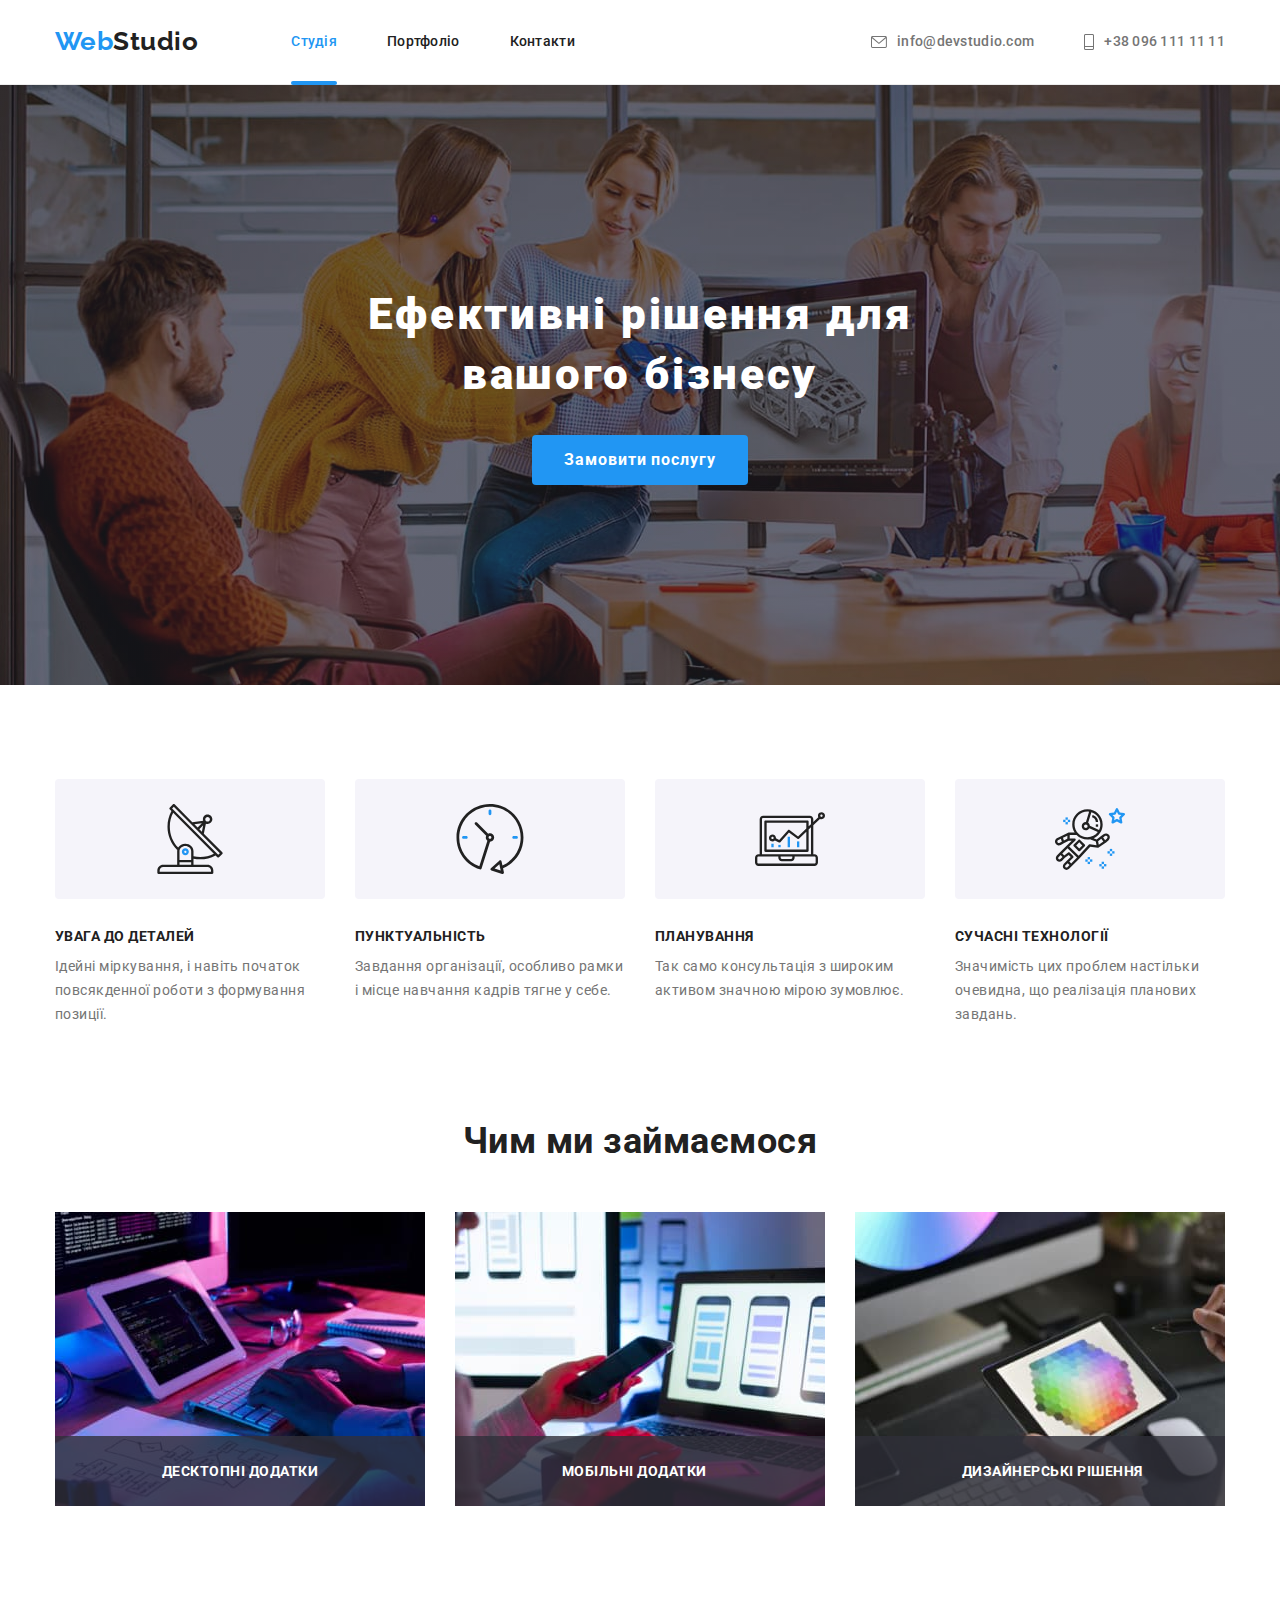
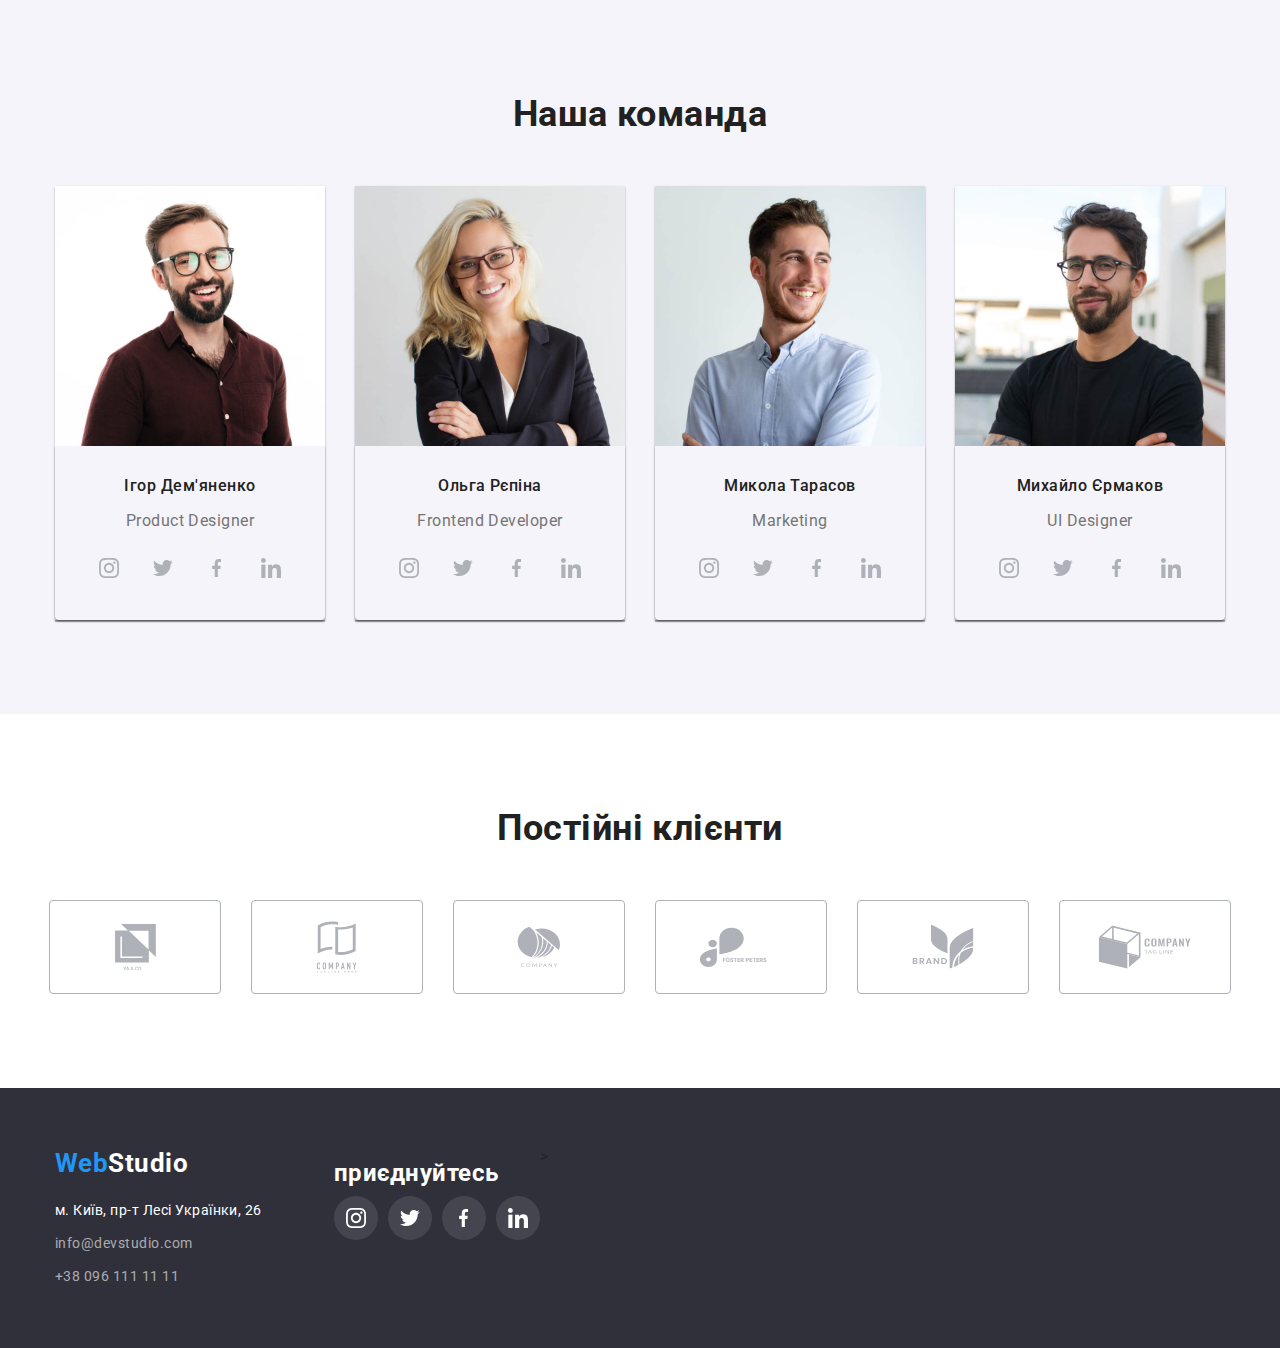
<file: index.html>
<!DOCTYPE html>
<html lang="uk">
  <head>
    <meta charset="UTF-8" />
    <meta http-equiv="X-UA-Compatible" content="IE=edge" />
    <meta name="viewport" content="width=device-width, initial-scale=1.0" />
    <title>Index</title>
    <link
      href="https://fonts.googleapis.com/css2?family=Raleway:wght@700&family=Roboto:wght@400;500;700;900&display=swap"
      rel="stylesheet"
    />
    <link rel="stylesheet" href="https://cdnjs.cloudflare.com/ajax/libs/modern-normalize/1.1.0/modern-normalize.min.css">
    <link rel="stylesheet" href="./css/style.css" />
  </head>
  <body>
  
    
    
    <header class="site-header">
      <div class="container main-menu">
            <nav>
        <!-- Роздiл Навигацiя сайту-->
        <ul class="navigat set">
          <li class="li-logo-main">
            <a href="#" class="logo-main" lang="en"
              ><span class="navigat-logo">Web</span>Studio</a
            >
          </li>
          
          <li class="li-studio"><a href="./index.html" class="studio current">Студія</a></li>
          <li class="li-portfolio">
            <a href="./portfolio.html" class="portfolio pointing">Портфоліо</a>
          </li>
          <li class="li-contact"><a href="#" class="navigat-contact pointing">Контакти</a></li>
        
        </ul>
      </nav>
    
      <!-- Роздiл авторизацiя -->
      <ul class="auth set">
        <li class="li-email">
         
          <a href="mailto:info@devstudio.com" class="auth-email pointing" lang="en"
            > <svg class="icon-email" width="16" height="12"><use href="./img/sprite-icon.svg#icon-email"></use></svg><span>info@devstudio.com</span></a
          >
        </li>
        <li class="li-phone ">
          <a href="tel:+38961111111" class="auth-tel pointing"><svg class="icon-phone" width="10" height="16"><use href="./img/sprite-icon.svg#icon-phone"></use></svg><span>+38 096 111 11 11</span></a>
        </li>
      
      </ul>
    
    </div>
    </header>

    <main>
      <!-- Роздiл герой -->
      
      <section class="hero">
        <div class="container-hero">
        <h1 class="hero-title">Ефективні рішення для <br> вашого бізнесу</h1>
        <button type="button" class="hero-button" data-modal-open>Замовити послугу</button>
      
      </section>
    

      <!-- Роздiл Наші переваги features-->
      
      <section class="features">
        
        <div class="container ">
           <!-- <h2 class="features-title">Наші переваги</h2> скрытый заголовок -->

           
          <ul class="ul-features">
          
          <li class="features-item"><div class="features-block"><svg class="features-icon" height="70" width="70"><use href="./img/sprite-icon.svg#icon-radar"></use></svg></div><h3 class="features-title">УВАГА ДО ДЕТАЛЕЙ</h3>
            <p class="features-text">
              Ідейні міркування, i навіть початок повсякденної роботи з формування
              позиції.
            </p></li>
          <li class="features-item"><div class="features-block"><svg class="features-icon" height="70" width="70"><use href="./img/sprite-icon.svg#icon-clock"></use></svg></div><h3 class="features-title">ПУНКТУАЛЬНІСТЬ</h3>
            <p class="features-text">
              Завдання організації, особливо рамки i місце навчання кадрів тягне у
              себе.
            </p></li>
          <li class="features-item"><div class="features-block"><svg class="features-icon" height="70" width="70"><use href="./img/sprite-icon.svg#icon-laptop"></use></svg></div><h3 class="features-title">ПЛАНУВАННЯ</h3>
            <p class="features-text">
              Так само консультація з широким активом значною мірою зумовлює.
            </p></li>
          <li class="features-item"><div class="features-block"><svg class="features-icon" height="70" width="70"><use href="./img/sprite-icon.svg#icon-astronaut"></use></svg></div><h3 class="features-title">СУЧАСНІ ТЕХНОЛОГІЇ</h3>
            <p class="features-text">
              Значимість цих проблем настільки очевидна, що реалізація планових
              завдань.
            </p></li>
       
          </ul>
       
          <!-- Overlay backdrop серый фон-->

        
        <div class="backdrop is-hidden" data-modal>
          
          <div class="modal"><button class="button-modal" data-modal-close >
            
        <!-- <img class="button-modal"
        src="./img/close.png"
        alt="X"
        width="30"
        height="30"/> -->
      </button></div>
      </div>
        
        
        
    </div> 
     
      </section>
    
      <!-- Роздiл Чим ми займаємося about.-->
      
      <section class="about">
        <div class="container ">
        <h2 class="about-title">Чим ми займаємося</h2>
        <div class="adflex">

        <div class="about-img">
        <img class="about-picture"
          src="./img/img1a.jpg"
          alt="Desktop-image"
          width="370"
          height="294"/>
        <div class="about-overlay"></div>
        <h2 class="about-description">ДЕСКТОПНI ДОДАТКИ</h2>
        </div>
        
        
        <div class="about-img">
        <img class="about-picture" src="./img/img2a.jpg" alt="mobil-image" width="370" height="294" />
        <div class="about-overlay"></div>
        <h2 class="about-description">МОБIЛЬНI ДОДАТКИ</h2>
      </div>


        <div class="about-img">
        <img class="about-picture"
          src="./img/img3a.jpg"
          alt="tablet-image"
          width="370"
          height="294"
                  />
                  <div class="about-overlay"></div>
                  <h2 class="about-description">ДИЗАЙНЕРСЬКI РIШЕННЯ</h2>       
      </div>
      </div>
      </div>
      </section>
   
      <!-- Роздiл Наша команда team-->
      
      <section class="team">
        <div class="container">
        <h2 class="team-title">Наша команда</h2>

        <ul class="adflex">
          <li class="team-list set">
            <img class="team-imges"
              src="./img/photo_Product_Designer.jpg"
              alt="img_product_designer"
              width="270"
              height="260"
            />
            <div class="about-employees">
            <h3 class="team-name">Ігор Дем'яненко</h3>
            <p lang="en" class="team-position">Product Designer</p>
            <ul class="social-icons set">
              <li class="social-item"><a href="" class="social-link">
                <svg class="social-icon" width="20" height="20" >
                <use href="./img/sprite-icon.svg#icon-instagram"></use>
              </svg>
              </a></li>

              <li class="social-item"><a href="" class="social-link">
                <svg class="social-icon" width="20" heigh="16.25">
                <use href="./img/sprite-icon.svg#icon-twitter"></use>
                </svg></a></li>

              <li class="social-item"><a href="" class="social-link">
                <svg class="social-icon" width="10" height="20">
                  <use href="./img/sprite-icon.svg#icon-facebook"></use>
                  </svg>
              </a></li>

              <li class="social-item"><a href="" class="social-link">
                <svg class="social-icon" width="20" height="20">
                  <use href="./img/sprite-icon.svg#icon-linkedin"></use>
                  </svg>
              </a></li></ul>
          </div>
          </li>

          <li class="team-list set">
            <img class="team-imges"
              src="./img/frontend.jpg"
              alt="img_frontend"
              width="270"
              height="260"
            />
            <div class="about-employees">
            <h3 class="team-name">Ольга Рєпіна</h3>
            <p lang="en" class="team-position">Frontend Developer</p>
            <ul class="social-icons set">

              <li class="social-item"><a href="" class="social-link">
                <svg class="social-icon" width="20" height="20" >
                <use href="./img/sprite-icon.svg#icon-instagram"></use>
              </svg>
              </a></li>

              <li class="social-item"><a href="" class="social-link">
                <svg class="social-icon" width="20" heigh="16.25">
                <use href="./img/sprite-icon.svg#icon-twitter"></use>
                </svg></a></li>

                <li class="social-item"><a href="" class="social-link">
                  <svg class="social-icon" width="10" height="20">
                    <use href="./img/sprite-icon.svg#icon-facebook"></use>
                    </svg>
                </a></li>

                <li class="social-item"><a href="" class="social-link">
                  <svg class="social-icon" width="20" height="20">
                    <use href="./img/sprite-icon.svg#icon-linkedin"></use>
                    </svg>

              </a></li></ul>
          </div>
          </li>

          <li class="team-list set">
            <img class="team-imges"
              src="./img/marketing.jpg"
              alt="img_marketing"
              width="270"
              height="260"
            />
            <div class="about-employees">
            <h3 class="team-name">Микола Тарасов</h3>
            <p lang="en" class="team-position">Marketing</p>
            <ul class="social-icons set">
              <li class="social-item"><a href="" class="social-link">
                <svg class="social-icon" width="20" height="20" >
                <use href="./img/sprite-icon.svg#icon-instagram"></use>
              </svg>
              </a></li>

              <li class="social-item"><a href="" class="social-link">
                <svg class="social-icon" width="20" heigh="16.25">
                <use href="./img/sprite-icon.svg#icon-twitter"></use>
                </svg></a></li>

                <li class="social-item"><a href="" class="social-link">
                  <svg class="social-icon" width="10" height="20">
                    <use href="./img/sprite-icon.svg#icon-facebook"></use>
                    </svg>
                </a></li>

                <li class="social-item"><a href="" class="social-link">
                  <svg class="social-icon" width="20" height="20">
                    <use href="./img/sprite-icon.svg#icon-linkedin"></use>
                    </svg>
              </a></li></ul>
          </div>
          </li>

          <li class="team-list set">
            <img class="team-imges"
              src="./img/ui_designer.jpg"
              alt="ui_designer"
              width="270"
              height="260"
            />
            <div class="about-employees">
            <h3 class="team-name">Михайло Єрмаков</h3>
            <p lang="en" class="team-position">UI Designer</p>
            <ul class="social-icons set">
              <li class="social-item"><a href="" class="social-link">
                <svg class="social-icon" width="20" height="20" >
                <use href="./img/sprite-icon.svg#icon-instagram"></use>
              </svg>
              </a></li>

              <li class="social-item"><a href="" class="social-link">
                <svg class="social-icon" width="20" heigh="16.25">
                <use href="./img/sprite-icon.svg#icon-twitter"></use>
                </svg></a></li>

                <li class="social-item"><a href="" class="social-link">
                  <svg class="social-icon" width="10" height="20">
                    <use href="./img/sprite-icon.svg#icon-facebook"></use>
                    </svg>
                </a></li>

                <li class="social-item"><a href="" class="social-link">
                  <svg class="social-icon" width="20" height="20">
                    <use href="./img/sprite-icon.svg#icon-linkedin"></use>
                    </svg>
              </a></li></ul>
          </div>
          </li>
        </ul>
      </div>
      </section>
    
      <!-- Постійні клієнти -->

      <section class="clients">
        <div class="container">
         <h2 class="title-clients">Постійні клієнти</h2>
        <ul class="ul-clients"> 
          <li class="item-clients"><a href="" class="link-clients"><svg class="client-icon" width="41" height="46.7">
            <use href="./img/sprite-icon.svg#icon-company1"></use>
          </svg></a></li>
          <li class="item-clients"><a href="" class="link-clients"><svg class="client-icon" width="40" height="52"><use href="./img/sprite-icon.svg#icon-company2"></use></svg></a></li>
          <li class="item-clients"><a href="" class="link-clients"><svg class="client-icon" width="43.46" height="41.18"><use href="./img/sprite-icon.svg#icon-company3"></use></svg></a></li>
          <li class="item-clients"><a href="" class="link-clients"><svg class="client-icon" width="84.44" height="40.62"><use href="./img/sprite-icon.svg#icon-company4"></use></svg></a></li>
          <li class="item-clients"><a href="" class="link-clients"><svg class="client-icon" width="62.54" height="45.43"><use href="./img/sprite-icon.svg#icon-company5"></use></svg></a></li>
          <li class="item-clients"><a href="" class="link-clients"><svg class="client-icon" width="93.79" height="43.93"><use href="./img/sprite-icon.svg#icon-company6"></use></svg></a></li>
        </ul>
        
        
        </div>
                      </section>

                   
    </main>
    <!-- Підвал сайту -->
   
    <footer class="web-foot">
      <div class="container">
        <div class="adflex">
        <div class="footer-contacts">
      <a href="#" class="foot-link" lang="en"><span class="foot-logo">Web</span>Studio</a>
      
      <address>
        
        <ul class="foot-list set">
          <li class="li-foot-adress">
            <a href="https://goo.gl/maps/G1m2EjYJUnUHCnpP9" class="foot-adress"
              >м. Київ, пр-т Лесі Українки, 26</a
            >
          </li>
          <li class="li-foot-email">
            <a href="mailto:info@devstudio.com"  class="foot-email" lang="en"
              >
              info@devstudio.com</a
            >
          </li>
          <li>
            <a href="tel:+38961111111" class="foot-phone">+38 096 111 11 11</a>
          </li>
        </ul>
      </address>
    </div>
      <div class="foot-social-links">
      <h2 class="foot-title">приєднуйтесь</h2>
      <ul class="foot-social-icons set">
        <li class="foot-social-item"><a href="" class="foot-social-link">
          <svg class="foot-social-icon" width="20" height="20" >
          <use href="./img/sprite-icon.svg#icon-instagram"></use>
        </svg>
        </a></li>

        <li class="foot-social-item"><a href="" class="foot-social-link">
          <svg class="foot-social-icon" width="20" heigh="16.25">
          <use href="./img/sprite-icon.svg#icon-twitter"></use>
          </svg></a></li>

          <li class="foot-social-item"><a href="" class="foot-social-link">
            <svg class="foot-social-icon" width="10" height="20">
              <use href="./img/sprite-icon.svg#icon-facebook"></use>
              </svg>
          </a></li>

          <li class="foot-social-item"><a href="" class="foot-social-link">
            <svg class="foot-social-icon" width="20" height="20">
              <use href="./img/sprite-icon.svg#icon-linkedin"></use>
              </svg>

        </a></li></ul></div>></div></div>
    
    </footer>
    <script src="./js/modal.js"></script>
  </body>
</html>
</file>
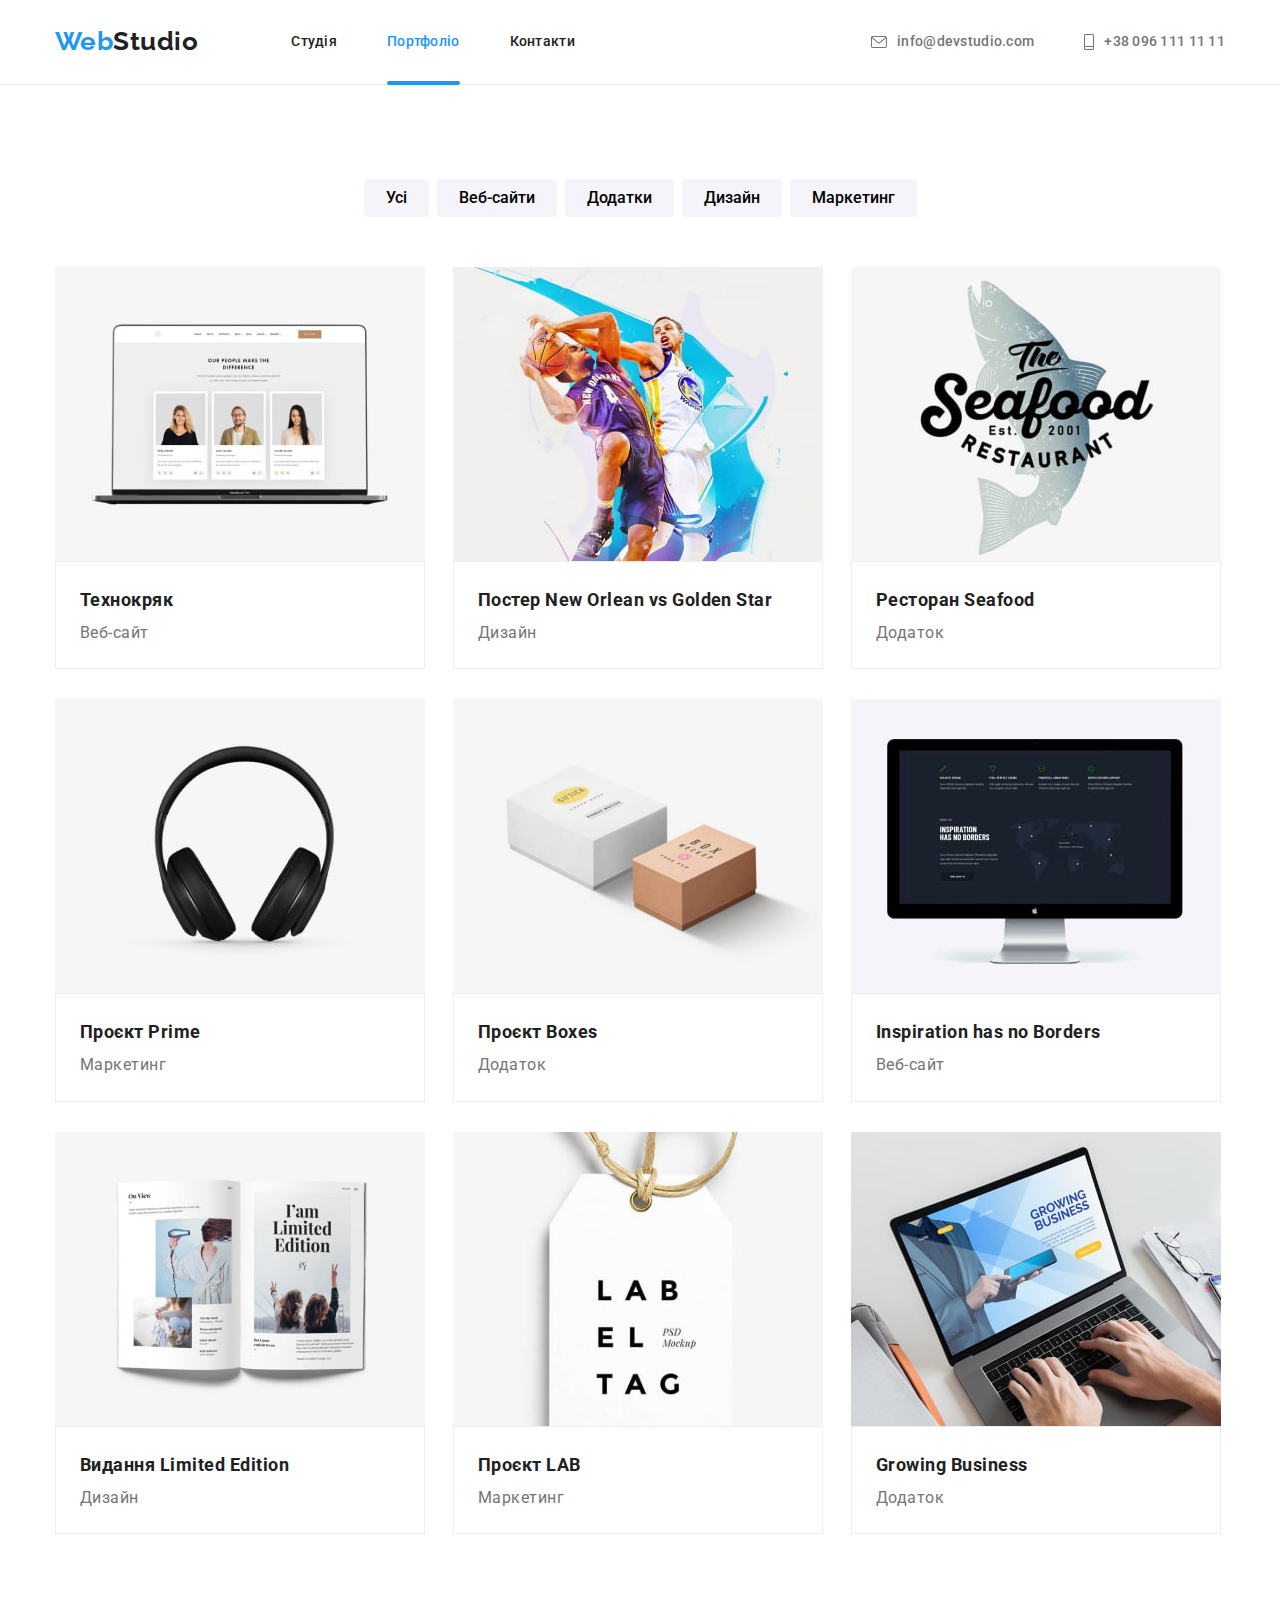
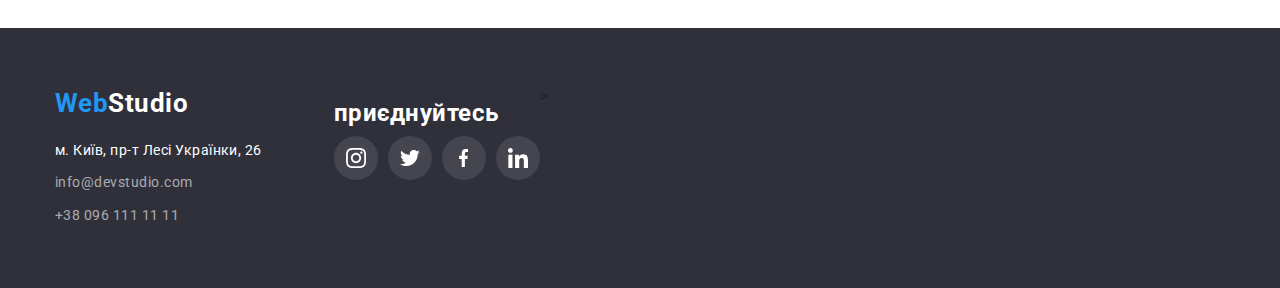
<file: portfolio.html>
<!DOCTYPE html>
<html lang="uk">
  <head>
    <meta charset="UTF-8" />
    <meta http-equiv="X-UA-Compatible" content="IE=edge" />
    <meta name="viewport" content="width=device-width, initial-scale=1.0" />
    <title>Portfolio</title>
    <link href="https://fonts.googleapis.com/css2?family=Raleway:wght@700&family=Roboto:wght@400;500;700;900&display=swap" rel="stylesheet">
    <link rel="stylesheet" href="https://cdnjs.cloudflare.com/ajax/libs/modern-normalize/1.1.0/modern-normalize.min.css">
    <link rel="stylesheet" href="./css/style.css">
  </head>
  <body>
    <header class="site-header">
      <div class="container main-menu">
        
      <nav>
        <!-- Роздiл Навигацiя сайту-->
        <ul class="navigat set">
          <li class="li-logo-main">
            <a href="#" class="logo-main" lang="en"
              ><span class="navigat-logo">Web</span>Studio</a
            >
          </li>
          
          <li class="li-studio"><a href="./index.html" class="studio ">Студія</a></li>
          <li class="li-portfolio">
            <a href="./portfolio.html" class="portfolio pointing current">Портфоліо</a>
          </li>
          <li class="li-contact"><a href="#" class="navigat-contact pointing">Контакти</a></li>
        
        </ul>
      </nav>
    
      <!-- Роздiл авторизацiя -->
      <ul class="auth set">
        <li class="li-email">
         
          <a href="mailto:info@devstudio.com" class="auth-email pointing" lang="en"
            > <svg class="icon-email" width="16" height="12"><use href="./img/sprite-icon.svg#icon-email"></use></svg><span>info@devstudio.com</span></a
          >
        </li>
        <li class="li-phone ">
          <a href="tel:+38961111111" class="auth-tel pointing"><svg class="icon-phone" width="10" height="16"><use href="./img/sprite-icon.svg#icon-phone"></use></svg><span>+38 096 111 11 11</span></a>
        </li>
      
      </ul>
    
    </div>
    </header>
      
      <main>
        <!-- посилання на сторінку -->

        <section class="filter-main">
          <div class="container">
              <ul class="filter-page set adflex">
                  <li class="filter-item"><button type="button" class="filter-button">Усі</button></li>
                  <li class="filter-item"><button type="button" class="filter-button">Веб-сайти</button></li>
                  <li class="filter-item"><button type="button" class="filter-button">Додатки</button></li>
                  <li class="filter-item"><button type="button" class="filter-button">Дизайн</button></li>
                  <li class="filter-item"><button type="button" class="filter-button no-margin">Маркетинг</button></li>
              </ul>
            </div>
            </section>   
<section>
    <!-- Приклади робіт -->
    <!-- <h2>Приклади наших робіт   - скрытый заголовок, пока не указываю</h2> -->
    <div class="container">
<ul class="samples set">
  
  <li class="block-sample"> 
    <a href=""> 
           
           
          <div class="rekurs"> 
            <img src="./img/texnocryak-min.jpg" alt="технокряк" width="370"> 
             
            <div class="overlay"> 
                <p>Ресурс пропонує комплексні пропозиції з різним рівнем функціоналу та сервісів. Все це дозволить відвідувачу 
                    отримати 
                    вичерпні відомості про компанію чи приватну особу. 
                </p> 
            </div> 
        </div> 
     
     
            <div class="about-blocks"> 
            <h3 class="samples-title">Технокряк</h3> 
            <p class="samples-text">Веб-сайт</p> 
          </div> 
        </a> 
        </li>

        <li class="block-sample"> 
          <a href=""> 
                 
                 
                <div class="rekurs"> 
                  <img src="./img/teams-min.jpg" alt="Постер" width="370"> 
                   
                  <div class="overlay"> 
                      <p>Ресурс пропонує комплексні пропозиції з різним рівнем функціоналу та сервісів. Все це дозволить відвідувачу 
                          отримати 
                          вичерпні відомості про компанію чи приватну особу. 
                      </p> 
                  </div> 
              </div> 
           
           
                  <div class="about-blocks"> 
                  <h3 class="samples-title">Постер <span lang="en">New Orlean vs Golden Star</span></h3> 
                  <p class="samples-text">Дизайн</p> 
                </div> 
              </a> 
              </li>
    
    
              <li class="block-sample"> 
              <a href=""> 
                     
                     
                    <div class="rekurs"> 
                      <img src="./img/restaurant-min.jpg" alt="ресторан" width="370"> 
                       
                      <div class="overlay"> 
                          <p>Ресурс пропонує комплексні пропозиції з різним рівнем функціоналу та сервісів. Все це дозволить відвідувачу 
                              отримати 
                              вичерпні відомості про компанію чи приватну особу. 
                          </p> 
                      </div> 
                  </div> 
               
               
                      <div class="about-blocks"> 
                      <h3 class="samples-title">Ресторан <span lang="en">Seafood</span></h3> 
                      <p class="samples-text">Додаток</p> 
                    </div> 
                  </a> 
                  </li>

    
                  <li class="block-sample"> 
                    <a href=""> 
                           
                           
                          <div class="rekurs"> 
                            <img src="./img/prime-min.jpg" alt="Маркетинг" width="370"> 
                             
                            <div class="overlay"> 
                                <p>Ресурс пропонує комплексні пропозиції з різним рівнем функціоналу та сервісів. Все це дозволить відвідувачу 
                                    отримати 
                                    вичерпні відомості про компанію чи приватну особу. 
                                </p> 
                            </div> 
                        </div> 
                     
                     
                            <div class="about-blocks"> 
                            <h3 class="samples-title">Проєкт <span lang="en">Prime</span></h3> 
                            <p class="samples-text">Маркетинг</p> 
                          </div> 
                        </a> 
                        </li>

                        <li class="block-sample"> 
                          <a href=""> 
                                 
                                 
                                <div class="rekurs"> 
                                  <img src="./img/boxes-min.jpg" alt="Додаток" width="370"> 
                                   
                                  <div class="overlay"> 
                                      <p>Ресурс пропонує комплексні пропозиції з різним рівнем функціоналу та сервісів. Все це дозволить відвідувачу 
                                          отримати 
                                          вичерпні відомості про компанію чи приватну особу. 
                                      </p> 
                                  </div> 
                              </div> 
                           
                           
                                  <div class="about-blocks"> 
                                  <h3 class="samples-title">Проєкт <span lang="en">Boxes</span></h3> 
                                  <p class="samples-text">Додаток</p> 
                                </div> 
                              </a> 
                              </li>
   

                              <li class="block-sample"> 
                                <a href=""> 
                                       
                                       
                                      <div class="rekurs"> 
                                        <img src="./img/website-min.jpg" alt="Додаток" width="370"> 
                                         
                                        <div class="overlay"> 
                                            <p>Ресурс пропонує комплексні пропозиції з різним рівнем функціоналу та сервісів. Все це дозволить відвідувачу 
                                                отримати 
                                                вичерпні відомості про компанію чи приватну особу. 
                                            </p> 
                                        </div> 
                                    </div> 
                                 
                                 
                                        <div class="about-blocks"> 
                                        <h3 lang="en" class="samples-title">Inspiration has no Borders</h3> 
                                        <p class="samples-text">Веб-сайт</p> 
                                      </div> 
                                    </a> 
                                    </li>
   

    <li class="block-sample"> 
      <a href=""> 
             
             
            <div class="rekurs"> 
              <img src="./img/edition-min.jpg" alt="Додаток" width="370"> 
               
              <div class="overlay"> 
                  <p>Ресурс пропонує комплексні пропозиції з різним рівнем функціоналу та сервісів. Все це дозволить відвідувачу 
                      отримати 
                      вичерпні відомості про компанію чи приватну особу. 
                  </p> 
              </div> 
          </div> 
             
          <div class="about-blocks">
            <h3 class="samples-title">Видання <span lang="en">Limited Edition</span></h3>
            <p class="samples-text">Дизайн</p>
          </div>
          </a> 
          </li>

    <li class="block-sample"> 
      <a href=""> 
             
             
            <div class="rekurs"> 
              <img src="./img/project-min.jpg" alt="Додаток" width="370"> 
               
              <div class="overlay"> 
                  <p>Ресурс пропонує комплексні пропозиції з різним рівнем функціоналу та сервісів. Все це дозволить відвідувачу 
                      отримати 
                      вичерпні відомості про компанію чи приватну особу. 
                  </p> 
              </div> 
          </div> 
             
          <div class="about-blocks">
            <h3 class="samples-title">Проєкт <span lang="en">LAB</span></h3>
            <p class="samples-text">Маркетинг</p>
          </div>
          </a> 
          </li>


    <li class="block-sample"> 
      <a href=""> 
             
             
            <div class="rekurs"> 
              <img src="./img/app-min.jpg" alt="Додаток" width="370"> 
               
              <div class="overlay"> 
                  <p>Ресурс пропонує комплексні пропозиції з різним рівнем функціоналу та сервісів. Все це дозволить відвідувачу 
                      отримати 
                      вичерпні відомості про компанію чи приватну особу. 
                  </p> 
              </div> 
          </div> 
             
          <div class="about-blocks">
            <h3 lang="en" class="samples-title">Growing Business</h3>
            <p class="samples-text">Додаток</p>
          </div>
          </a> 
          </li>

</ul>
    
</div>
</section>

</main> 
 <!-- Підвал сайту -->

 <footer class="web-foot">
  <div class="container">
    <div class="adflex">
    <div class="footer-contacts">
  <a href="#" class="foot-link" lang="en"><span class="foot-logo">Web</span>Studio</a>
  
  <address>
    
    <ul class="foot-list set">
      <li class="li-foot-adress">
        <a href="https://goo.gl/maps/G1m2EjYJUnUHCnpP9" class="foot-adress"
          >м. Київ, пр-т Лесі Українки, 26</a
        >
      </li>
      <li class="li-foot-email">
        <a href="mailto:info@devstudio.com"  class="foot-email" lang="en"
          >
          info@devstudio.com</a
        >
      </li>
      <li>
        <a href="tel:+38961111111" class="foot-phone">+38 096 111 11 11</a>
      </li>
    </ul>
  </address>
</div>
  <div class="foot-social-links">
  <h2 class="foot-title">приєднуйтесь</h2>
  <ul class="foot-social-icons set">
    <li class="foot-social-item"><a href="" class="foot-social-link">
      <svg class="foot-social-icon" width="20" height="20" >
      <use href="./img/sprite-icon.svg#icon-instagram"></use>
    </svg>
    </a></li>

    <li class="foot-social-item"><a href="" class="foot-social-link">
      <svg class="foot-social-icon" width="20" heigh="16.25">
      <use href="./img/sprite-icon.svg#icon-twitter"></use>
      </svg></a></li>

      <li class="foot-social-item"><a href="" class="foot-social-link">
        <svg class="foot-social-icon" width="10" height="20">
          <use href="./img/sprite-icon.svg#icon-facebook"></use>
          </svg>
      </a></li>

      <li class="foot-social-item"><a href="" class="foot-social-link">
        <svg class="foot-social-icon" width="20" height="20">
          <use href="./img/sprite-icon.svg#icon-linkedin"></use>
          </svg>

    </a></li></ul></div>></div></div>

</footer>
  
</body>
</html>
</file>
<file: css/style.css>
:root{--main-text-colour: #212121;
--second-text-colour:#FFFFFF;
--button-text-colour: #2196F3;
--article-text-colour:#757575;
--secondary-background-colour: #2F303A;
--color-rgba: rgba(255, 255, 255, 0.6);
--button-backgroud-colour: #F5F4FA;
--filter-border-colour: #EEEEEE;
--clients-border-colour:#AFB1B8;

}

/* Border box и наследование всем элементам*/
html{box-sizing: border-box;}

*, *::before, *::after{box-sizing: inherit;}

.container {margin-left: auto;
margin-right: auto;
/* outline: 2px solid blue; */
width: 1200px;
padding-left: 15px;
padding-right: 15px;

}
.container-hero{margin-right: auto;
    /* outline: 2px solid blue; */
}

/* ШРИФТИ Index */
/* основні шрифти */

.set{list-style: none;} 

.pointing:hover, .pointing:focus{color: var(--button-text-colour);} 


.current{color: var(--button-text-colour);}

.hero-button, .filter-button{cursor: pointer; border: none;}

.navigat, .auth{padding: 0; margin: 0;}
.auth{margin-left: auto;}

a{ 
    text-decoration: none; 
} 
img{ 
    display: block; 
}

.hero{text-align: center;}

/* Шрифти Body */

body { background-color: var(--second-text-colour); color:var(--main-text-colour);
font-family: Roboto, sans-serif;
letter-spacing: 0.03em;

}



/* Logo */

.logo-main{ 
    font-family: Raleway;  
    font-weight: 700;
    font-size: 26px;
    line-height: 1.36;
    text-decoration: none;
}

.navigat-logo{color:var(--button-text-colour);
   }

/* Навiгацiя  */
.navigat a{color:var(--main-text-colour);}

.auth-email, .auth-tel{color:var(--article-text-colour);}




.navigat .studio:hover, .navigat .studio:focus {color: var(--button-text-colour);}

.navigat .studio.current{color: var(--button-text-colour);}

.navigat .portfolio.current{color: var(--button-text-colour);}

/* site main Index */
.hero-title{ color: var(--second-text-colour); 

}

.hero-button{background: var(--button-text-colour); color: var(--second-text-colour); cursor: pointer;
border-radius: 4px;
padding: 10px 32px;
display: inline-block;
min-width: 216px;
min-height: 50px;
}



.features-title{color:var(--main-text-colour);}
.features-text{color:var(--article-text-colour);}

.team-title, .about-title{color:var(--main-text-colour); 
}

.team-position{color: var(--article-text-colour);}
.team-name{color:var(--main-text-colour);}

/* footer */

.web-foot{background-color: var(--secondary-background-colour);}
.foot-logo{color: var(--button-text-colour);}
.foot-link{color: var(--second-text-colour);}
.foot-adress{color: var(--second-text-colour);}
.foot-email, .foot-phone{color: var(--color-rgba);}


.studio, .portfolio, .navigat-contact, .auth-email, .auth-tel{
font-weight: 500;
font-size: 14px;
line-height: 1.14;
letter-spacing: 0.02em;
text-decoration: none;
}

.hero-title{
    font-weight: 900;
    font-size: 44px;
    line-height: 1.36;
    text-align: center; 
    letter-spacing: 0.06em;
    
    margin-top: 0; 
    margin-bottom: 0;
    /* outline: 2px solid blue; */


    
}

.hero-button{
font-weight: 700;
font-size: 16px;
line-height: 1.88;
text-align: center;
letter-spacing: 0.06em;

/* margin-bottom: 294px; расстояние от кнопки до след роздела*/

}

.features-title{
    font-weight: 700;
    font-size: 14px;
    line-height: 1.14;
    margin-top: 0; 
    /* outline: 2px solid blue; */
    margin-bottom: 0; 
    padding: 0;
} 
 


.features-text{
font-weight: 400;
font-size: 14px;
line-height: 1.7;
margin-bottom: 0;
margin-top: 10px; 

}

.about-title, .team-title{
font-weight: 700;
font-size: 36px;
line-height: 1.16;
text-align: center;



}



.team-title{padding-bottom: 50px; margin: 0; }

.team >ul{ margin: 0;padding: 0;}




.team-name{
    font-weight: 500;
    font-size: 16px;
    line-height: 1.19;
    text-align: center;

    
  
}

.team-position{
    font-weight: 400;
    font-size: 16px;
    line-height: 1.19;
    text-align: center;
    
   
}


.foot-link{
    font-weight: 700;
    font-size: 26px;
    line-height: 1.19;
    text-decoration: none; 
    /* outline: 2px solid blue; */
}



.foot-list a{
font-weight: 400;
font-size: 14px;
line-height: 1.7;
font-style: normal;
text-decoration: none; 
}



/* Постійні клієнти */


.title-clients{
    font-weight: 700;
    font-size: 36px;
    line-height: 1.16;
    text-align: center;
    margin: 0;
    padding-top: 94px;
    padding-bottom: 50px;
    }

    



/* Сторiнка Портфолио шрифти */

/* .navigat .studio:hover, .navigat .studio:focus {color: var(--button-text-colour);} */

.filter-button:focus, .filter-button:hover{background-color: var(--button-text-colour); color: var(--second-text-colour);}

.filter-button{
    background-color: var(--button-backgroud-colour);
    font-family: 'Roboto';
    font-style: normal;
    font-weight: 500;
    font-size: 16px;
    line-height: 26px;
    border-radius: 4px;
    padding: 6px 22px;
}

    .samples-title{
     color: var(--main-text-colour);
     font-weight: 700;
     font-size: 18px;
     line-height: 2;   
    }

    .samples-text{
      color: var(--article-text-colour);
      font-weight: 400;
      font-size: 16px;
      line-height: 1.88;  
    }

    .sample-img, .team-imges{display: block;}

    .about-blocks{border: 1px solid var(--filter-border-colour);}

    /* Задамо margin, padding */

    .hero{padding-top: 200px; padding-bottom: 200px;}

    .hero-title{margin-bottom: 30px;}

    /* .top-menu{padding-top: 32px; padding-bottom: 32px;}  o*/

    .features{padding-top: 94px; padding-bottom: 94px;}

    .about-title{margin-bottom: 50px; margin-top: 0; }

    .about, .ul-clients{padding-bottom: 94px;}
    .team{padding-bottom: 94px; padding-top: 94px; background-color: var(--button-backgroud-colour);}

    .about-employees{padding-top: 30px; padding-bottom: 30px;}



    .team-name{
       margin-top: 0;
        margin-bottom: 10;}

        
.team-position{padding: 0px;
    margin: 0;}
    
.about-img{margin-right: 30px; }

.about-img:last-child{margin-right: 0;}

.site-header{padding-top: 24px; padding-bottom: 25px; border-bottom: 1px solid #ECECEC;
}
 
.web-foot{padding-top: 60px; padding-bottom: 60px; }

.foot-link{margin-bottom: 20px; display: inline-block;}

.foot-list{ margin: 0; padding: 0; display: inline-block; padding-left: 0;}
.li-foot-adress, .li-foot-email{margin-bottom: 9px;}



.filter-item{margin-right: 8px; display: inline-block; }


.filter-item:last-child{margin-right: 0;} 

.no-margin{margin: 0;}



.filter-main{padding-bottom: 50px; padding-top: 94px; }

.samples {padding-bottom: 94px;}

.samples-title, .samples-text{margin: 0;}

.about-blocks{padding-top: 20px; padding-bottom: 20px; padding-left: 24px; width: 370px;}

ul{margin:0; padding:0}

.block-sample{margin-right: 30px; margin-bottom: 30px; display: inline-block;}



.block-sample:nth-child(3n){margin-right: 0;}

/* .block-sample:nth-child(3),.block-sample:nth-child(6),.block-sample:nth-child(9){margin-right: 0;}  тоже самое работает*/

.block-sample:nth-child(n + 7) {margin-bottom: 0;}


/* .block-sample:nth-child(-n + 3) {margin-bottom: 0;} можно использовать */

.team-list{  margin-right: 30px; }

.about-employees{
    border-radius: 0px 0px 4px 4px; box-shadow: 0px 1px 3px rgba(0, 0, 0, 0.12), 0px 1px 1px rgba(0, 0, 0, 0.14), 0px 2px 1px rgba(0, 0, 0, 0.2);}
    
    .team-list{box-shadow: 0px 1px 3px rgba(0, 0, 0, 0.12), 0px 1px 1px rgba(0, 0, 0, 0.14), 0px 2px 1px rgba(0, 0, 0, 0.2);}



.team-list:last-child{margin-right: 0;}


.about-img:last-child {
    margin-right: 0;
  }

  .logo-main{margin-right: 93px;}
  

  .li-studio, .li-portfolio, .li-email{margin-right: 50px;}
  /* .li-contact{margin-right: 344px;} */

  .main-menu{display: flex}

.navigat, .auth {display: flex; align-items: center;}


.studio, .portfolio, .navigat-contact, .auth-email, .auth-tel{display: block; }
/* padding-top: 32px; padding-bottom: 32px; */

.logo-main{display: block; }

.ul-features, .ul-clients{display: flex; list-style: none;  }

/* .item-clients{margin-right: 30px;} */

.item-clients:not(:last-child) {margin-right: 30px;}

/* .ul-clients{justify-content: center;} */

.ul-clients{justify-content: center;}







/* .features-item{width: 270px;}
.features-item::before{
    display: inline-block;
 content:'';
 width: 270px; 
 height: 120px;  
 outline: 1px solid orange;
 background-color: var(--button-backgroud-colour);
 background-position: center;
}
.features-item::before { background-image: url(../img/radar.svg); background-size: contain; background-repeat: no-repeat;  } */

/* .features-item{width: calc(100% - 60px) / 3;}    та же операция для работы с калькулятором. 60px маржины сумарно которые вычитаются  */ 



.samples{display: flex; flex-wrap: wrap;}

.adflex{display: flex;}

.filter-page{justify-content: center;}

/* Фон */

.hero{
   
    background-color: var(--secondary-background-colour);
    max-width: 1600px;
    min-height: 600px;
    background-repeat: no-repeat;
    background-position: center;
    background-size: cover;
    margin-left: auto;
    margin-right: auto;
    background: linear-gradient(to right, rgba(47,48,58,0.4),
    rgba(47,48,58,0.4)),url(../img/hero-min.jpg);  

}


/* features иконки  */



.ul-features {display: flex; justify-content: center; }




.features-block{ width: 270px; height: 120px;  background-color: var(--button-backgroud-colour) ; margin-bottom: 30px ; border-radius: 4px; padding-top: 25px; text-align: center; }

.features-item:not(:last-child) {margin-right: 30px; }

.features-item:last-child{margin-right: 0; }




    /* social иконки работников */
              
    .social-icons{display: flex; justify-content: center;} 
       
    .social-item{ margin-right: 10px; margin-top: 16px; }
    .social-link{fill: var(--clients-border-colour); width: 44px; height: 44px; border-radius: 50%; display: flex; align-items: center; justify-content: center;}


    .social-item:last-child{margin-right:0; }

    .social-link:hover{background-color:var(--button-text-colour) ; fill: var(--second-text-colour);}


    .social-item{ margin-right: 10px; margin-top: 16px; }


     /* Наши клиенты иконки */
    

    .item-clients{ border: 1px solid var(--clients-border-colour); border-radius: 4px; padding: 16px 32px;}

    .link-clients{fill:var(--clients-border-colour); width: 106px; height: 60px; display: flex; align-items: center; justify-content: center;}

    .item-clients  .link-clients:hover .client-icon {fill: var(--button-text-colour);   }
    .item-clients:hover, .item-clients:focus  {border: 1px solid var(--button-text-colour); }

         
    /* Footer social contacts */

    
    .foot-social-icons{display: flex; justify-content: center; } 
       
    .foot-social-item{ margin-right: 10px; margin-top: 20px; }
    .foot-social-link{fill: var(--second-text-colour); width: 44px; height: 44px; background-color: rgba(255, 255, 255, 0.1); ; border-radius: 50%; display: flex; align-items: center; justify-content: center;}


    .foot-social-item:last-child{margin-right:0; }

    .foot-social-link:hover, .foot-social-link:focus {background-color:var(--button-text-colour) ;}

    

  .foot-title{color: var(--second-text-colour);   height: 16px; margin: 0; }

  .foot-social-links{margin-left: 72px; padding-top: 12px;  }
  
  


/* Добавляем иконку через Before. Не может изменять цвет при hovere */

/* .auth-email::before{
  content:"";  
  display: inline-block;
width: 16px;
height: 12px;
background-image: url(../img/email-icon.svg);
margin-right: 10px;
/* vertical-align: middle; */
/* }
.auth-email{display: flex; align-items: center; }   */ 


 /* Иконки в блоке навигации  */
  
.auth-email, .auth-tel{display: flex; align-items: center;}

.icon-email, .icon-phone{margin-right: 10px; fill:var(--article-text-colour);}

.auth-email:hover .icon-email {fill:var(--button-text-colour);}

.auth-tel:hover .icon-phone {fill:var(--button-text-colour);}
.li-phone:hover{fill:var(--button-text-colour);}


/* Ховер на портфолио */

.block-sample:hover{
    box-shadow: 0px 1px 1px rgba(0, 0, 0, 0.12), 0px 4px 4px rgba(0, 0, 0, 0.06), 1px 4px 6px rgba(0, 0, 0, 0.16);}
.block-sample{box-sizing: border-box; margin-right: 28px; }


/* Позиционирование Чим ми займаємося */
.about-img{position: relative; display: flex;}

.about-description{ 
    font-weight: 700;
    font-size: 14px;
    line-height: 16px;
    margin: 0;
    color: var(--second-text-colour); position: absolute;  bottom:27px; left:107px;
       
}




.samples-overlay:hover .samples-backdrop:hover, .samples-backdrop-text {
    transform: translateY(0); transition:  250ms cubic-bezier(0.4, 0, 0.2, 1);
  }


.about-overlay{background-color: rgba(47, 48, 58, 0.8); width: 370px; height: 70px; position: absolute; bottom:0; left:0; }




/* Позиционирование Роздiлiв  */

 .studio, .portfolio{position: relative; display: flex;}




.current::after {
    position: absolute;
    bottom: -35px;
    right: 0;
    content: "";
    width: 100%;
    height: 4px;
    background-color: var(--button-text-colour);
    border-radius: 2px;} 

   
    /* Позиционирование overlay backdrop*/

    
    .backdrop{position: fixed;
    top: 0;
    left: 0;
    width: 100%;
    height: 100%; 
    background: rgba(0, 0, 0, 0.2);
   
    }

    .backdrop.is-hidden{opacity: 0; pointer-events: none;} 

 .modal{position: absolute;
    top: 50%; left: 50%; transform: translate(-50%,-50%);
     box-shadow: 0px 1px 3px rgba(0, 0, 0, 0.12), 0px 1px 1px rgba(0, 0, 0, 0.14), 0px 2px 1px rgba(0, 0, 0, 0.2);
    border-radius: 4px; min-width: 528px; min-height: 581px; 
    background-color: var(--second-text-colour); 
 }


    .backdrop{position: fixed; top: 0; right: 0; opacity: 1; z-index: 2;}


    .button-modal{top: 8px; right: 8px; position: fixed;}

     
  /* Задаем transition  250ms на все hover */

    .studio, .portfolio, .navigat-contact, .auth-email,.auth-tel, .social-link, .filter-button, .block-sample, .sample-img, .social-link, .item-clients,
    .icon-email, .client-icon, .foot-social-link, .icon-phone  {
        transition-property: all; 
        transition-duration: 250ms;
        transition-timing-function: 
        cubic-bezier(0.4, 0, 0.2, 1);}
    /* {transition: 250ms cubic-bezier(0.4, 0, 0.2, 1);}  аналогично сокращенно*/


     .button-modal{border: none; background-color: var(--second-text-colour); height: 30px; width: 30px; background-image:url(../img/close.png); cursor: pointer;}



     .rekurs{ 
        position: relative; 
        overflow: hidden; 
      } 
      .overlay { 
        position: absolute; 
        width: 370px; 
        height: 294px; 
        padding-left: 24px; 
        padding-right: 24px; 
        display: flex; 
        color:  var(--second-text-colour); 
        font-size: 18px; 
        line-height: 1.55; 
        letter-spacing: 0.54px; 
        background-color: rgba(33, 150, 243, 0.9); 
        transition: transform 250ms cubic-bezier(0.4, 0, 0.2, 1); 
      } 
       
      .samples li:focus .overlay, 
      .samples li:hover .overlay { 
          transform: translateY(-100%); 
      } 
       
      .overlay p { 
          margin: auto; 
      }
</file>
